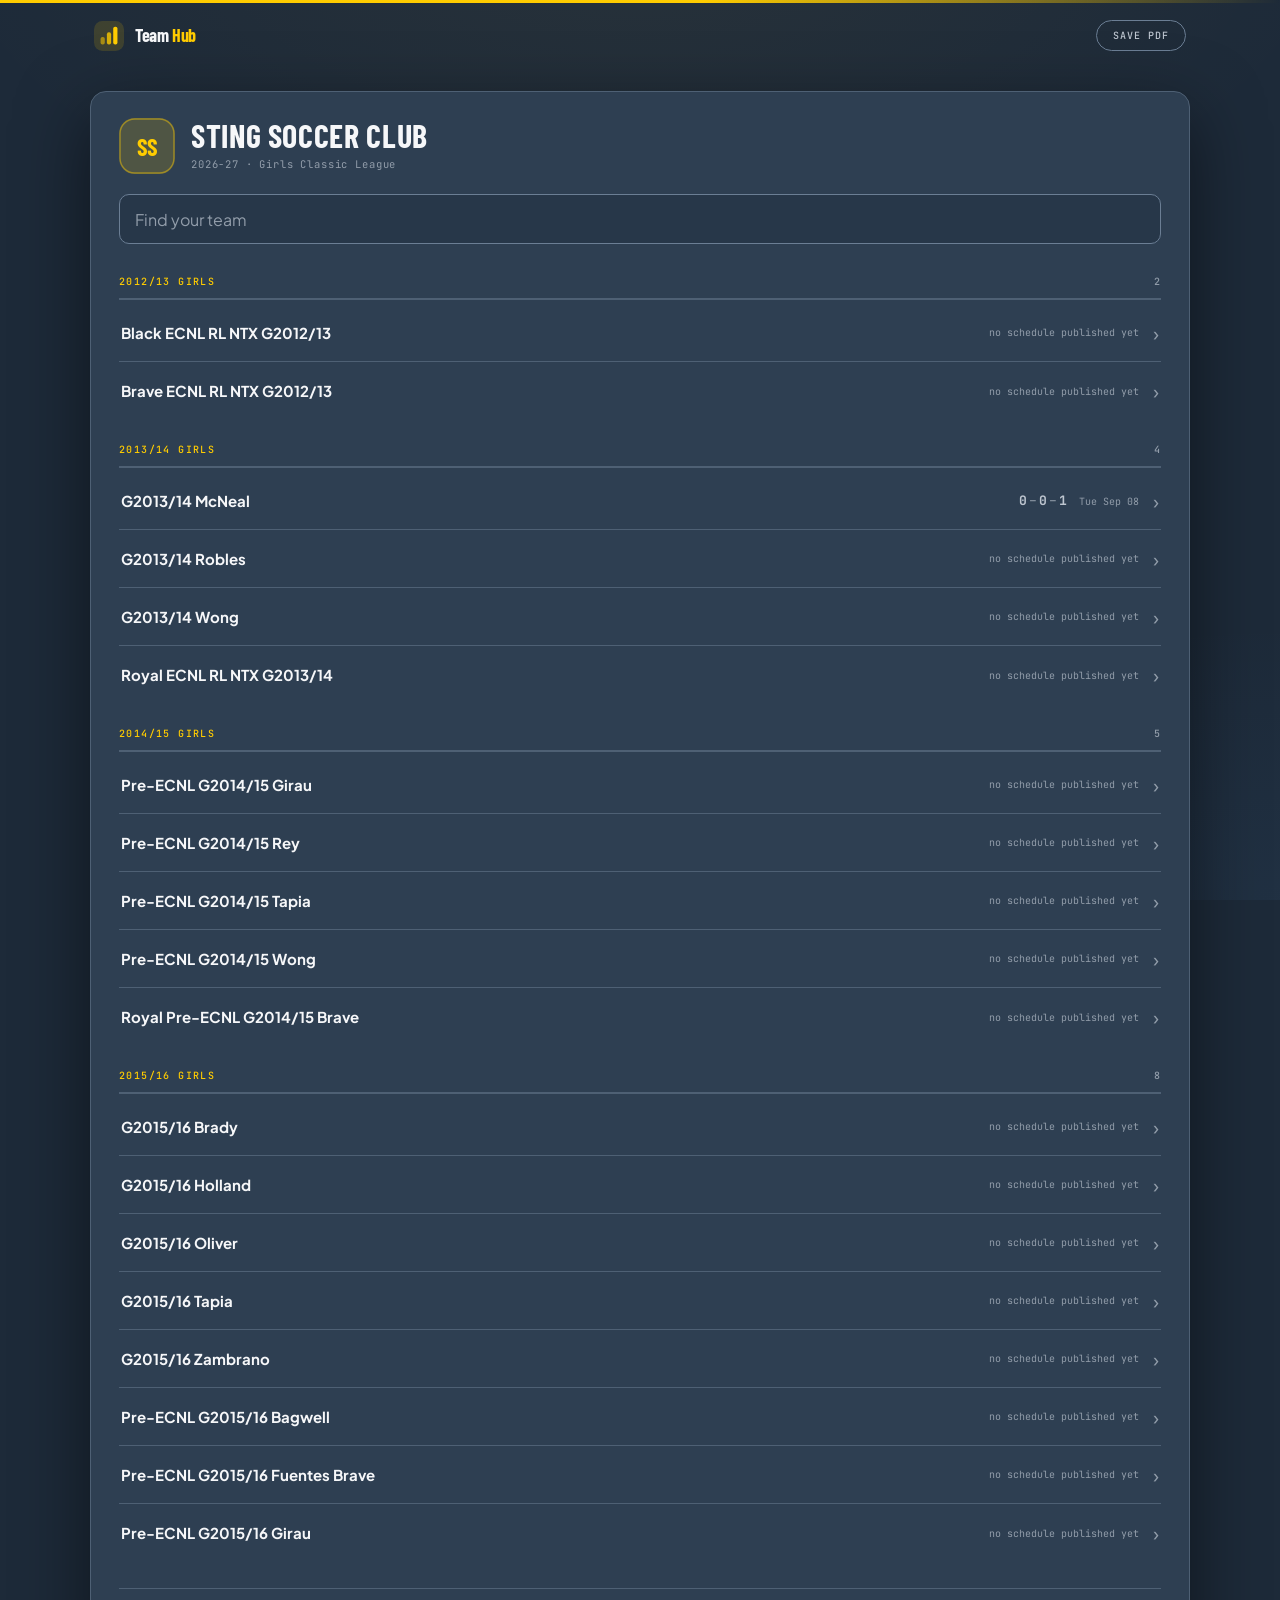
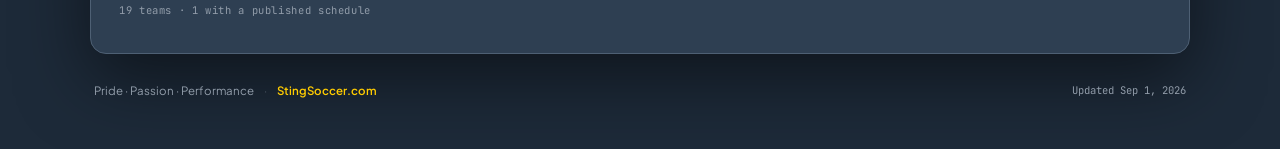
<file: index.html>
<!DOCTYPE html>
<html lang="en">
<head>
    <title data-id="th-modified">Team Hub</title>
    <meta charset="UTF-8">
    <link rel="icon" type="image/svg+xml" href="data:image/svg+xml,%3Csvg%20xmlns%3D%22http%3A//www.w3.org/2000/svg%22%20viewBox%3D%220%200%2032%2032%22%3E%3Crect%20width%3D%2232%22%20height%3D%2232%22%20rx%3D%224%22%20fill%3D%22%2300234b%22/%3E%3Ctext%20x%3D%2216%22%20y%3D%2223%22%20font-family%3D%22Arial%20Black%2Csans-serif%22%20font-size%3D%2222%22%20font-weight%3D%22900%22%20text-anchor%3D%22middle%22%20fill%3D%22%23ffcc00%22%3ES%3C/text%3E%3C/svg%3E">
    <link rel="shortcut icon" type="image/svg+xml" href="data:image/svg+xml,%3Csvg%20xmlns%3D%22http%3A//www.w3.org/2000/svg%22%20viewBox%3D%220%200%2032%2032%22%3E%3Crect%20width%3D%2232%22%20height%3D%2232%22%20rx%3D%224%22%20fill%3D%22%2300234b%22/%3E%3Ctext%20x%3D%2216%22%20y%3D%2223%22%20font-family%3D%22Arial%20Black%2Csans-serif%22%20font-size%3D%2222%22%20font-weight%3D%22900%22%20text-anchor%3D%22middle%22%20fill%3D%22%23ffcc00%22%3ES%3C/text%3E%3C/svg%3E">
    <meta name="viewport" content="width=device-width, initial-scale=1.0">
    <meta property="og:title" content="Team Hub" data-id="th-modified">
    <meta name="description" content="Team Hub — Field Maps · Standings · Season Story" data-id="th-modified">
    <link rel="preconnect" href="https://fonts.googleapis.com">
    <link rel="preconnect" href="https://fonts.gstatic.com" crossorigin>
    <link href="https://fonts.googleapis.com/css2?family=Barlow+Condensed:wght@500;600;700;800&family=Plus+Jakarta+Sans:wght@300;400;500;600;700;800&family=JetBrains+Mono:wght@400;500;700&display=swap" rel="stylesheet">
    <link rel="stylesheet" href="css/styles.css?v=20260909f">
</head>
<body>
    <a class="skip-link no-print" href="#main-content">Skip to content</a>

    <!-- chrome: product, team picker, print -->
    <div class="site-header no-print">
        <div class="site-brand" id="siteBrand"></div>
        <div class="site-header-right">
            <div id="team-switcher"></div>
            <button onclick="window.print()" class="pdf-btn">Save PDF</button>
        </div>
    </div>

    <!-- who this is and how the season is going, stated once -->
    <div class="team-bar" id="teamBar"></div>

    <div class="toolbar no-print">
        <div class="tab-nav" id="desktopTabNav"></div>
    </div>
    <main id="main-content" class="print-container main-card" tabindex="-1">
        <div class="loading-wrap" aria-busy="true" aria-label="Loading team data">
            <div class="skeleton sk-title"></div>
            <div class="skeleton sk-row" style="width:92%"></div>
            <div class="skeleton sk-row" style="width:74%"></div>
            <div class="skeleton sk-row" style="width:83%"></div>
            <div class="skeleton sk-row" style="width:61%"></div>
        </div>
    </main>

    <footer class="page-footer" id="pageFooter"></footer>

    <!-- Mobile bottom nav -->
    <nav class="bottom-nav no-print" id="bottomNav">
        <div class="bottom-nav-inner" id="bottomNavInner"></div>
    </nav>

    <script src="js/data.js?v=20260909f"></script>
    <script src="js/venue.js?v=20260909f"></script>
    <script src="js/story.js?v=20260909f"></script>
    <script src="js/club.js?v=20260909f"></script>
    <script src="js/app.js?v=20260909f"></script>
</body>
</html>
</file>
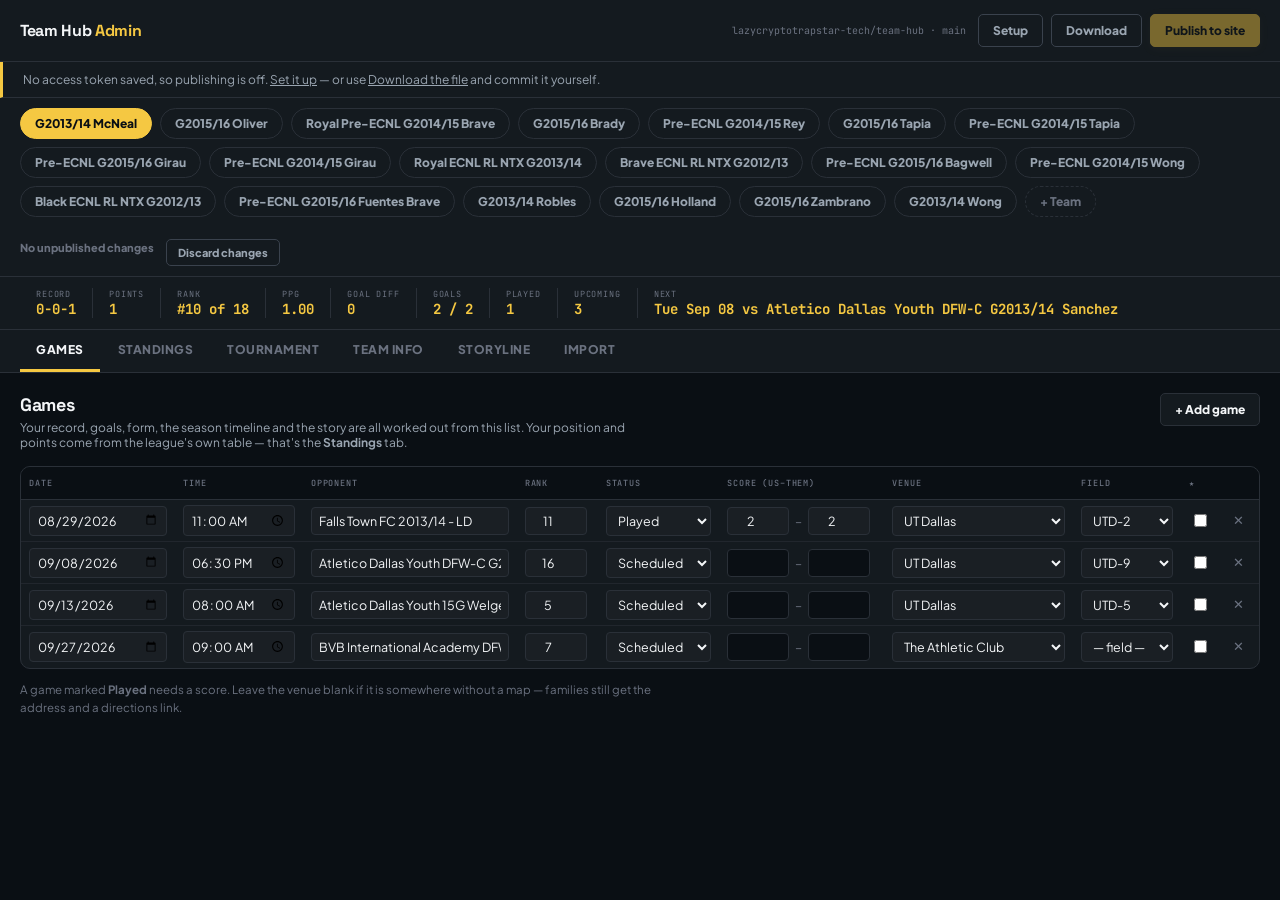
<file: admin.html>
<!DOCTYPE html>
<html lang="en">
<head>
    <title>Team Hub · Admin</title>
    <meta charset="UTF-8">
    <meta name="viewport" content="width=device-width, initial-scale=1.0">
    <meta name="robots" content="noindex, nofollow">
    <link rel="icon" type="image/svg+xml" href="data:image/svg+xml,%3Csvg%20xmlns%3D%22http%3A//www.w3.org/2000/svg%22%20viewBox%3D%220%200%2032%2032%22%3E%3Crect%20width%3D%2232%22%20height%3D%2232%22%20rx%3D%224%22%20fill%3D%22%23111827%22/%3E%3Ctext%20x%3D%2216%22%20y%3D%2223%22%20font-family%3D%22Arial%20Black%2Csans-serif%22%20font-size%3D%2222%22%20font-weight%3D%22900%22%20text-anchor%3D%22middle%22%20fill%3D%22%23ffcc00%22%3EA%3C/text%3E%3C/svg%3E">
    <link rel="preconnect" href="https://fonts.googleapis.com">
    <link rel="preconnect" href="https://fonts.gstatic.com" crossorigin>
    <link href="https://fonts.googleapis.com/css2?family=Space+Grotesk:wght@500;600;700&family=Plus+Jakarta+Sans:wght@300;400;500;600;700;800&family=JetBrains+Mono:wght@400;500;700&display=swap" rel="stylesheet">
    <link rel="stylesheet" href="css/admin.css">
</head>
<body>
    <header class="admin-header">
        <div class="brand">Team Hub <span>Admin</span></div>
        <div class="header-right">
            <span class="repo-label" id="repoLabel"></span>
            <button class="btn ghost" onclick="openSetup()">Setup</button>
            <button class="btn ghost" onclick="exportJSON()">Download</button>
            <button class="btn primary" id="publishBtn" onclick="publish()" disabled>Publish to site</button>
        </div>
    </header>

    <div class="token-banner" id="tokenBanner" style="display:none;"></div>
    <div class="status-bar" id="statusBar"></div>

    <div class="sub-header">
        <div class="team-picker" id="teamPicker"></div>
        <div class="draft-controls">
            <span class="draft-flag" id="draftFlag"></span>
            <button class="btn ghost small" onclick="discardDraft()">Discard changes</button>
        </div>
    </div>

    <div class="summary-strip" id="summaryStrip"></div>

    <nav class="panel-nav" id="panelNav"></nav>

    <main class="admin-main">
        <div class="problems" id="problems"></div>
        <div id="panelBody"></div>
    </main>

    <!-- Setup -->
    <div class="modal" id="setupModal">
        <div class="modal-card">
            <div class="modal-head">
                <h2>Publishing setup</h2>
                <button class="modal-x" onclick="closeSetup()">✕</button>
            </div>
            <p class="modal-intro">
                Publishing saves your changes straight into the site's repository, and the site rebuilds itself a minute later.
                To do that it needs a GitHub access token.
            </p>
            <ol class="setup-steps">
                <li>Open <a href="https://github.com/settings/personal-access-tokens/new" target="_blank" rel="noopener">GitHub's fine-grained token page</a>.</li>
                <li>Under <strong>Repository access</strong>, choose <strong>Only select repositories</strong> and pick <strong>team-hub</strong>.</li>
                <li>Under <strong>Permissions → Repository permissions</strong>, set <strong>Contents</strong> to <strong>Read and write</strong>. Leave everything else alone.</li>
                <li>Generate it, copy it, and paste it below.</li>
            </ol>
            <div class="field-grid">
                <label class="field"><span>Owner</span><input type="text" id="cfgOwner"></label>
                <label class="field"><span>Repository</span><input type="text" id="cfgRepo"></label>
                <label class="field"><span>Branch</span><input type="text" id="cfgBranch"></label>
                <label class="field"><span>Access token</span><input type="password" id="cfgToken" placeholder="github_pat_…"></label>
            </div>
            <div class="setup-result" id="setupResult"></div>
            <p class="modal-warn">
                The token is stored in this browser only, and is only ever sent to GitHub. Anyone who can use this browser
                can publish with it — keep it off shared machines, and use <strong>Forget token</strong> when you are done.
            </p>
            <div class="modal-actions">
                <button class="btn ghost" onclick="forgetToken()">Forget token</button>
                <span class="spacer"></span>
                <button class="btn ghost" onclick="closeSetup()">Close</button>
                <button class="btn primary" onclick="saveSetup()">Save &amp; check</button>
            </div>
        </div>
    </div>

    <script src="js/data.js"></script>
    <script src="js/venue.js"></script>
    <script src="js/story.js"></script>
    <script src="js/admin/publish.js"></script>
    <script src="js/admin/import.js"></script>
    <script src="js/admin/admin.js"></script>
</body>
</html>
</file>
<file: css/styles.css>
/* ============================================================
   TEAM HUB
   Built on the Simple Genius / Pinnacle Plus design system:
   near-black surfaces, one accent, Geist for type, Geist Mono
   for anything numeric. The accent is the team's own colour,
   set from data at runtime — so each team's hub is theirs.
============================================================ */

:root{
    /* surfaces */
    --bg:#0A0F14;
    --surface:#141A1F;
    --card:#1A1F24;
    --elevated:#20262E;
    --border:#2A3038;
    --border2:#3A424D;

    /* type */
    --text:#F4F6F8;
    --text2:#9AA5B1;
    --text3:#6B7280;

    /* semantics */
    --green:#3CDB7A;  --green-bg:rgba(60,219,122,.10);
    --amber:#F5C842;  --amber-bg:rgba(245,200,66,.10);
    --red:#F26D5E;    --red-bg:rgba(242,109,94,.10);
    --blue:#5EA8F2;   --blue-bg:rgba(94,168,242,.10);

    /* team identity — overwritten per team from data */
    --accent:var(--team-accent,#F5C842);
    --accent-soft:var(--team-accent-soft,rgba(245,200,66,.08));
    --accent-line:var(--team-accent-line,rgba(245,200,66,.38));
    --primary:#00234b;

    --shadow-sm:0 1px 3px rgba(0,0,0,.25);
    --shadow-md:0 4px 16px rgba(0,0,0,.35);
    --shadow-lg:0 24px 70px rgba(0,0,0,.5);
    --glow:0 0 34px var(--accent-soft);
    --accent-glow-bg:rgba(245,200,66,.05);

    --r-sm:6px; --r:10px; --r-lg:16px;
    /* College-pro type: a condensed athletic display face over a calm
       body face, mono reserved for data labels. */
    --display:'Barlow Condensed','Arial Narrow',system-ui,sans-serif;
    --font:'Plus Jakarta Sans',system-ui,-apple-system,sans-serif;
    --mono:'JetBrains Mono',ui-monospace,'SF Mono',Menlo,monospace;
    --ease:cubic-bezier(.16,1,.3,1);
}

h1,h2,h3,h4{font-family:var(--display);letter-spacing:.01em;}

/* The program stripe: every college site opens with the team's colour. */
body::before{
    content:'';position:fixed;top:0;left:0;right:0;height:3px;z-index:60;
    background:linear-gradient(90deg,var(--accent) 0%,var(--accent) 55%,transparent 100%);
}
::selection{background:var(--accent-soft);color:#fff;}
html{scroll-behavior:smooth;}

/* Signature eyebrow: accent dash + wide-tracked mono label */
.eyebrow{
    display:flex;align-items:center;gap:12px;
    font-family:var(--mono);font-size:10.5px;font-weight:500;letter-spacing:.14em;
    text-transform:uppercase;color:var(--accent);
}
.eyebrow::before{
    content:'';width:32px;height:2px;background:var(--accent);flex-shrink:0;
}

*,*::before,*::after{box-sizing:border-box;}

body{
    margin:0;
    background:var(--bg);
    color:var(--text);
    font-family:var(--font);
    font-size:15px;
    line-height:1.5;
    -webkit-font-smoothing:antialiased;
    display:flex;
    flex-direction:column;
    align-items:center;
    padding:0 20px 100px;
    min-height:100vh;
    /* ambient wash in the team's colour, the way the SG pages glow */
    background-image:
        radial-gradient(1000px 520px at 50% -10%, var(--accent-glow-bg), transparent 72%),
        radial-gradient(700px 400px at 100% 100%, rgba(94,168,242,.05), transparent 70%);
    background-attachment:fixed;
}


/* ===== SCROLLBARS ===== */
*{scrollbar-width:thin;scrollbar-color:var(--border2) transparent;}
::-webkit-scrollbar{width:8px;height:8px;}
::-webkit-scrollbar-track{background:transparent;}
::-webkit-scrollbar-thumb{background:var(--border2);border-radius:999px;border:2px solid var(--bg);}
::-webkit-scrollbar-thumb:hover{background:var(--accent);}
::-webkit-scrollbar-corner{background:transparent;}

/* ===== FOCUS ===== */
:focus{outline:none;}
:focus-visible{
    outline:2px solid var(--accent);
    outline-offset:2px;
    border-radius:4px;
}
.tab-btn:focus-visible,.bnav-btn:focus-visible{outline-offset:-4px;}
.map-field-group:focus-visible .vf-rect{stroke:var(--accent);stroke-width:3;}

/* Skip past the chrome straight to the content */
.skip-link{
    position:absolute;left:-9999px;top:8px;z-index:100;
    font-family:var(--mono);font-size:11px;letter-spacing:.08em;text-transform:uppercase;
    background:var(--accent);color:var(--bg);padding:10px 18px;border-radius:999px;text-decoration:none;
}
.skip-link:focus{left:20px;}

/* ===== LOADING ===== */
.loading-wrap{padding:28px;}
.skeleton{
    background:linear-gradient(90deg,var(--surface) 25%,var(--elevated) 50%,var(--surface) 75%);
    background-size:180% 100%;animation:shimmer 1.4s ease-in-out infinite;border-radius:6px;
}
@keyframes shimmer{0%{background-position:-180% 0;}100%{background-position:180% 0;}}
.sk-row{height:12px;margin-bottom:12px;}
.sk-title{height:26px;width:48%;margin-bottom:20px;}
@media(prefers-reduced-motion:reduce){.skeleton{animation:none;}}

/* ===== HEADER ===== */
.site-header{
    width:100%;max-width:1100px;
    display:flex;align-items:center;justify-content:space-between;gap:16px;flex-wrap:wrap;
    padding:20px 4px 16px;
}
.site-header-right{display:flex;align-items:center;gap:12px;flex-wrap:nowrap;min-width:0;}
.site-logo{
    font-family:var(--display);font-weight:700;font-size:19px;letter-spacing:-.02em;color:var(--text);
}
.site-logo span{color:var(--accent);margin:0 3px;font-weight:500;}
.pdf-btn{
    font-family:var(--mono);font-size:10px;font-weight:500;letter-spacing:.1em;text-transform:uppercase;
    color:var(--text2);background:transparent;border:1px solid var(--border2);
    border-radius:999px;padding:8px 16px;cursor:pointer;
    transition:color .13s,border-color .13s,background .13s;
}
.pdf-btn:hover{color:var(--accent);border-color:var(--accent-line);background:var(--accent-soft);}

/* ===== TEAM SWITCHER ===== */
.team-switcher-btn{
    font-family:var(--font);font-size:12.5px;font-weight:700;letter-spacing:.2px;
    color:var(--text2);background:var(--surface);border:1px solid var(--border);
    border-radius:999px;padding:9px 18px;cursor:pointer;transition:all .13s;
}
.team-switcher-btn:hover{color:var(--accent);border-color:var(--accent-line);background:var(--accent-soft);}
.team-switcher-btn.active{
    color:var(--bg);background:var(--accent);border-color:var(--accent);font-weight:800;
    box-shadow:0 2px 14px var(--accent-soft);
    --crest-ink:var(--bg);
}


/* ===== IDENTITY ===== */
.site-brand{display:flex;align-items:center;gap:11px;}
.site-brand .mark{display:block;flex-shrink:0;}
.site-wordmark{
    font-family:var(--display);font-weight:700;font-size:18px;letter-spacing:-.02em;color:var(--text);
}
.site-wordmark span{color:var(--accent);}

.header-identity{display:flex;align-items:flex-start;gap:16px;min-width:0;}
.crest{display:block;flex-shrink:0;margin-top:2px;}
.header-id-text{min-width:0;}
.header-meta-row{display:flex;align-items:center;gap:14px;flex-wrap:wrap;margin-top:12px;}

/* Last-five pips — the row of stars, replaced by something true */
.form-pips{display:flex;align-items:center;gap:4px;}
.form-pip{width:16px;height:5px;border-radius:3px;background:var(--border2);}
.form-pip.pip-W{background:var(--green);}
.form-pip.pip-L{background:var(--red);}
.form-pip.pip-D{background:var(--amber);}
.form-pips-label{
    font-family:var(--mono);font-size:8.5px;font-weight:500;letter-spacing:.1em;
    text-transform:uppercase;color:var(--text3);margin-left:4px;
}
.header-record-label{
    font-family:var(--mono);font-size:8.5px;font-weight:500;letter-spacing:.14em;
    text-transform:uppercase;color:var(--text3);margin-top:5px;
}
.header-record span{color:var(--text3);margin:0 5px;font-weight:400;}

/* Team switcher carries each team's crest */
#team-switcher{min-width:0;}
.switcher-pills{display:flex;flex-wrap:wrap;gap:8px;justify-content:flex-end;}
.switcher-select{display:flex;align-items:center;gap:11px;}
.switcher-select select{
    font-family:var(--font);font-size:13px;font-weight:700;color:var(--text);
    background:var(--surface);border:1px solid var(--border);border-radius:var(--r);
    padding:10px 14px;min-width:260px;max-width:100%;cursor:pointer;
    transition:border-color .13s;
}
.switcher-select select:hover{border-color:var(--border2);}
.switcher-select select:focus-visible{border-color:var(--accent);}
.switcher-select option,.switcher-select optgroup{background:var(--card);color:var(--text);}
.switcher-count{
    font-family:var(--mono);font-size:10px;letter-spacing:.1em;text-transform:uppercase;color:var(--text3);
}
.team-switcher-btn{display:inline-flex;align-items:center;gap:9px;}
.team-switcher-btn .crest{margin-top:0;}

/* ===== SEASON PULSE ===== */
.season-pulse{
    width:100%;max-width:1100px;
    display:flex;flex-wrap:wrap;gap:1px;
    background:var(--border);border:1px solid var(--border);
    border-radius:var(--r);overflow:hidden;margin:16px 0 0;
}
.pulse-item{
    background:var(--surface);padding:12px 18px;
    display:flex;align-items:center;gap:7px;min-width:0;
}
.pulse-icon{font-size:12px;opacity:.65;flex-shrink:0;}
.pulse-label{
    font-family:var(--mono);font-size:9px;font-weight:500;letter-spacing:.12em;text-transform:uppercase;color:var(--text3);flex-shrink:0;
}
.pulse-val{
    font-family:var(--mono);font-size:13px;font-weight:700;color:var(--accent);letter-spacing:-.3px;
    white-space:nowrap;overflow:hidden;text-overflow:ellipsis;
}
.pulse-val.white{color:var(--text);}
.pulse-val.silver{color:var(--text2);font-size:12px;}


/* ===== TEAM BAR =====
   Identity and season status, stated once for the whole page. */
.team-bar{
    width:100%;max-width:1100px;
    display:flex;align-items:center;justify-content:space-between;gap:26px;flex-wrap:wrap;
    background:var(--surface);border:1px solid var(--border);border-top:3px solid var(--accent);
    border-radius:var(--r-lg);
    padding:20px 24px;
    position:relative;overflow:hidden;
}
/* the program hero carries a faint diagonal weave, like a jersey */
.team-bar::before{
    content:'';position:absolute;inset:0;pointer-events:none;
    background:repeating-linear-gradient(-55deg,transparent,transparent 22px,rgba(255,255,255,.014) 22px,rgba(255,255,255,.014) 44px);
}
.tb-identity{display:flex;align-items:center;gap:15px;min-width:0;position:relative;}
.tb-identity .crest{flex-shrink:0;margin-top:0;}
.tb-name{
    font-family:var(--display);font-size:30px;font-weight:700;letter-spacing:.02em;
    text-transform:uppercase;line-height:1.05;color:var(--text);margin:0;
}
.tb-sub{font-family:var(--mono);font-size:10.5px;letter-spacing:.06em;color:var(--text3);margin-top:5px;}
.tb-sub span{opacity:.5;margin:0 4px;}
.tb-stats{display:flex;align-items:center;gap:0;flex-wrap:wrap;position:relative;}
.tb-stat{padding:0 22px;border-left:1px solid var(--border);}
.tb-stat:first-child{border-left:none;padding-left:0;}
.tb-stat:last-child{padding-right:0;}
.tb-k{
    display:block;font-family:var(--mono);font-size:8.5px;font-weight:500;letter-spacing:.11em;
    text-transform:uppercase;color:var(--text3);white-space:nowrap;
}
.tb-v{
    display:block;font-family:var(--display);font-size:26px;font-weight:700;letter-spacing:.01em;
    color:var(--text);margin-top:3px;line-height:1;
}
.tb-v i{color:var(--text3);font-style:normal;margin:0 3px;font-weight:400;}
.tb-v em{font-style:normal;font-size:11px;color:var(--text3);margin-left:5px;}
.tb-form .form-pips{margin-top:9px;}

/* ===== NEXT UP =====
   The next game and its map are one block. They used to be two, saying
   the same thing twice. */
.next-up{
    background:var(--surface);border:1px solid var(--border);border-left:3px solid var(--accent);
    border-radius:var(--r);padding:20px 22px;margin-bottom:26px;
}
.next-up-head{display:flex;align-items:center;gap:14px;flex-wrap:wrap;margin-bottom:11px;}
.next-up-flag{
    font-family:var(--mono);font-size:9px;font-weight:700;letter-spacing:.14em;text-transform:uppercase;
    color:var(--bg);background:var(--accent);border-radius:999px;padding:4px 11px;
}
.next-up-when{font-family:var(--mono);font-size:13px;font-weight:700;color:var(--text);}
.next-up-when i{color:var(--text3);font-style:normal;margin:0 5px;}
.next-up-opp{
    font-family:var(--display);font-size:30px;font-weight:700;letter-spacing:.015em;
    text-transform:uppercase;line-height:1.1;color:var(--text);
    display:flex;align-items:baseline;gap:10px;flex-wrap:wrap;
}
.next-up-ha{font-size:.62em;color:var(--accent);font-weight:600;}
.next-up-rank{
    font-family:var(--mono);font-size:12px;font-weight:500;color:var(--text3);
    background:var(--elevated);border-radius:5px;padding:3px 8px;
}
.next-up-where{font-family:var(--mono);font-size:12px;color:var(--text2);margin-top:8px;}
.next-up .venue-map-section{margin-top:20px;}
.next-up .venue-map-frame{max-width:430px;}

/* ===== FIXTURE LIST ===== */
.fixture-list{display:flex;flex-direction:column;}
.fixture{
    display:flex;align-items:center;gap:16px;
    padding:12px 4px;border-bottom:1px solid var(--border);
}
.fixture:last-child{border-bottom:none;}
.fixture:hover{background:var(--surface);}
.fx-date{
    font-family:var(--mono);font-size:11px;color:var(--text3);
    width:92px;flex-shrink:0;white-space:nowrap;
}
/* fixed slot for the league chip so rows column-align */
.fx-comp{width:44px;flex-shrink:0;display:flex;}
.fx-opp{flex:1;min-width:0;font-size:13.5px;font-weight:600;color:var(--text2);}
.fx-opp i{font-family:var(--mono);font-style:normal;font-size:10.5px;color:var(--text3);margin-right:5px;}
.fx-meta{font-family:var(--mono);font-size:11px;color:var(--text3);text-align:right;}
.fx-score{font-family:var(--mono);font-size:13px;font-weight:700;color:var(--text);white-space:nowrap;}
.fixture.fx-featured .fx-opp{color:var(--text);font-weight:700;}
.fixture.fx-featured{box-shadow:inset 2px 0 0 var(--accent);}
/* breathing room when one fixture section follows another */
.fixture-list + .section-title{margin-top:30px;}

/* ===== EMPTY STATE ===== */
.empty-state{
    display:flex;flex-direction:column;gap:6px;align-items:center;text-align:center;
    background:var(--surface);border:1px dashed var(--border);border-radius:var(--r);
    padding:44px 24px;color:var(--text3);font-size:13px;
}
.empty-state strong{color:var(--text2);font-size:15px;font-weight:700;}

/* ===== PAGE FOOTER ===== */
.page-footer{
    width:100%;max-width:1100px;
    display:flex;align-items:center;gap:10px;flex-wrap:wrap;
    padding:22px 4px 10px;margin-top:6px;
    font-size:11.5px;color:var(--text3);
}
.pf-dot{opacity:.4;}
.pf-site{color:var(--accent);text-decoration:none;font-weight:600;}
.pf-site:hover{text-decoration:underline;}
.pf-updated{margin-left:auto;font-family:var(--mono);font-size:10.5px;}

/* ===== TABS ===== */
.toolbar{
    width:100%;max-width:1100px;margin-top:22px;
    border-bottom:1px solid var(--border);
}
.tab-nav{display:flex;gap:4px;overflow-x:auto;scrollbar-width:none;}
.tab-nav::-webkit-scrollbar{display:none;}
.tab-btn{
    font-family:var(--display);font-size:16px;font-weight:600;letter-spacing:.07em;
    text-transform:uppercase;
    color:var(--text3);background:none;border:none;border-bottom:3px solid transparent;
    padding:12px 16px;cursor:pointer;white-space:nowrap;transition:color .13s;
    margin-bottom:-1px;
}
.tab-btn:hover{color:var(--text2);}
.tab-btn.tab-active{color:var(--text);border-bottom-color:var(--accent);}

/* ===== MAIN CARD ===== */
.main-card{
    width:100%;max-width:1100px;
    background:var(--card);
    border:1px solid var(--border);
    border-radius:var(--r-lg);
    margin-top:24px;
    /* clip, not hidden: `hidden` would make this a scroll container,
       which silently kills position:sticky on anything inside it. */
    overflow:clip;
    box-shadow:var(--shadow-lg);
    opacity:1;transition:opacity .12s var(--ease);
}
.main-card.switching{opacity:0;}
.main-card > *{animation:viewIn .22s var(--ease) both;}
@keyframes viewIn{from{opacity:0;transform:translateY(6px);}to{opacity:1;transform:none;}}
@media(prefers-reduced-motion:reduce){
    .main-card > *{animation:none;}
    .progress-fill,.momentum-fill{transition:none;}
    html{scroll-behavior:auto;}
}

/* ===== CARD HEADER / FOOTER ===== */
.card-header{
    display:flex;align-items:flex-start;justify-content:space-between;gap:24px;
    padding:26px 28px 22px;
    border-bottom:1px solid var(--border);
    background:linear-gradient(180deg,var(--surface),transparent);
    position:relative;
}
.card-header::after{
    content:'';position:absolute;left:0;right:0;bottom:-1px;height:1px;
    background:linear-gradient(90deg,var(--accent),transparent 55%);
}

.header-team-name{
    font-family:var(--display);font-size:29px;font-weight:700;letter-spacing:-.03em;
    line-height:1.1;color:var(--text);
}
.header-subtitle{
    font-family:var(--mono);font-size:10.5px;font-weight:500;letter-spacing:.14em;text-transform:uppercase;
    color:var(--accent);margin-top:9px;
}
.header-badge{
    display:inline-block;
    font-family:var(--mono);font-size:9.5px;font-weight:500;letter-spacing:.1em;text-transform:uppercase;
    color:var(--text2);background:var(--elevated);border:1px solid var(--border2);
    border-radius:999px;padding:4px 11px;
}
.header-right{text-align:right;flex-shrink:0;}
.header-division-label{
    font-family:var(--mono);font-size:9px;font-weight:500;letter-spacing:.1em;text-transform:uppercase;color:var(--text3);
}
.header-division{font-size:12.5px;font-weight:700;color:var(--text2);margin-top:3px;}
.header-record{
    font-family:var(--mono);font-size:24px;font-weight:700;letter-spacing:-.5px;color:var(--accent);margin-top:8px;
}
.card-footer{
    display:flex;align-items:center;justify-content:space-between;gap:20px;flex-wrap:wrap;
    padding:16px 28px;border-top:1px solid var(--border);background:var(--surface);
}
.footer-verify{font-family:var(--mono);font-size:9px;font-weight:500;letter-spacing:.1em;text-transform:uppercase;color:var(--text3);}
.footer-date{font-family:var(--mono);font-size:11px;color:var(--text2);margin-top:2px;}
.footer-motto{font-size:11px;color:var(--text2);text-align:right;}
.footer-website{font-size:11px;font-weight:700;color:var(--accent);text-align:right;margin-top:2px;}

/* ===== CONTENT ===== */
.content-area{padding:26px 28px 30px;}
.section-title{
    display:flex;align-items:center;justify-content:space-between;gap:12px;
    font-family:var(--mono);font-size:10.5px;font-weight:500;letter-spacing:.14em;text-transform:uppercase;
    color:var(--accent);padding-bottom:11px;margin-bottom:17px;border-bottom:2px solid var(--border);
}
.section-title::before{
    content:'';width:32px;height:2px;background:var(--accent);flex-shrink:0;margin-right:-2px;
}
.section-title span{
    font-family:var(--mono);color:var(--text3);font-size:11px;letter-spacing:.08em;margin-left:auto;
}

/* ===== SUBNAV ===== */
.stats-subnav{display:flex;gap:6px;padding:16px 28px 0;flex-wrap:wrap;}
.stats-subnav-btn{
    font-family:var(--font);font-size:11.5px;font-weight:700;
    color:var(--text3);background:var(--surface);border:1px solid var(--border);
    border-radius:999px;padding:7px 15px;cursor:pointer;transition:all .13s;
}
.stats-subnav-btn:hover{color:var(--accent);border-color:var(--accent-line);background:var(--accent-soft);}
.stats-subnav-btn.active{color:var(--bg);background:var(--accent);border-color:var(--accent);font-weight:800;box-shadow:0 2px 10px var(--accent-soft);}

/* ===== STANDINGS TABLE ===== */
.st-card{background:var(--surface);border:1px solid var(--border);border-radius:var(--r);overflow:hidden;}
.st-card-header{
    display:flex;align-items:center;justify-content:space-between;gap:12px;flex-wrap:wrap;
    padding:15px 18px;border-bottom:1px solid var(--border);
}
.st-card-title{font-size:14px;font-weight:800;letter-spacing:-.2px;color:var(--text);}
.st-card-sub{font-size:11px;color:var(--text3);}
.st-scroll{overflow-x:auto;}
.st-table{width:100%;border-collapse:collapse;font-size:13px;table-layout:fixed;}
/* table-layout:fixed (above) needs the numeric columns sized, or the ten
   columns split evenly and the club name loses most of its room. Sizing
   them here also means a long club name can never widen the table past
   the card — it truncates instead. It overflowed by 8px at 320px. */
.st-table th{
    background:var(--bg);text-align:center;width:34px;
    font-size:9px;font-weight:700;letter-spacing:1px;text-transform:uppercase;color:var(--text2);
    padding:11px 8px;border-bottom:2px solid var(--accent-line);white-space:nowrap;
}
.st-th-rank,.st-table th.st-th-rank{width:44px;}
.st-table th[title="Points"]{width:40px;}
/* the club column takes whatever the numbers leave */
.st-table th.st-th-name{text-align:left;padding-left:14px;width:auto;}
.st-table td{padding:11px 8px;border-bottom:1px solid rgba(42,48,56,.55);text-align:center;}
.st-table tr:last-child td{border-bottom:none;}
.st-table tbody tr{transition:background .13s;}
.st-table tbody tr:hover{background:var(--elevated);}
.st-rank{font-family:var(--mono);font-size:12px;color:var(--text3);font-weight:700;}
.st-table td.st-name{text-align:left;padding-left:14px;font-weight:600;color:var(--text2);}
.st-num{font-family:var(--mono);font-size:12.5px;color:var(--text2);}
.st-w{color:var(--green);}
.st-d{color:var(--amber);}
.st-l{color:var(--red);}
/* zeroes carry no information — keep them quiet so real results pop */
.st-table td.st-zero{color:var(--text3);opacity:.55;}
.st-pts{font-family:var(--mono);font-size:14px;font-weight:700;color:var(--text);}
.gd-pos{color:var(--green);}
.gd-neg{color:var(--red);}
.st-table tr.current-team{background:var(--elevated);}
.st-table tr.current-team:hover{background:var(--elevated);}
.st-table tr.current-team td{border-bottom-color:var(--accent-line);}
.st-table tr.current-team .st-rank{color:var(--accent);}
.st-table tr.current-team .st-pts{color:var(--accent);}
.st-table td.st-name-us{color:var(--text);font-weight:800;box-shadow:inset 3px 0 0 var(--accent);}

/* ===== STATS ===== */
.stats-grid{display:grid;grid-template-columns:1fr 2fr;gap:26px;}
.record-grid{display:grid;grid-template-columns:repeat(3,1fr);gap:10px;}
.record-card{
    background:var(--surface);border:1px solid var(--border);border-radius:var(--r);
    padding:14px 12px;text-align:center;position:relative;overflow:hidden;
}
.record-card::before{content:'';position:absolute;inset:0 auto 0 0;width:3px;}
.record-card.wins::before{background:var(--green);}
.record-card.losses::before{background:var(--red);}
.record-card.draws::before{background:var(--amber);}
.record-label{
    font-family:var(--mono);font-size:8.5px;font-weight:500;letter-spacing:.1em;text-transform:uppercase;color:var(--text3);
}
.record-num{font-family:var(--display);font-size:34px;font-weight:700;letter-spacing:.01em;line-height:1;margin-top:4px;}
.record-num.wins{color:var(--green);}
.record-num.losses{color:var(--red);}
.record-num.draws{color:var(--amber);}

.rank-strip{
    display:flex;align-items:center;justify-content:space-between;gap:16px;
    background:var(--surface);border:1px solid var(--border);border-radius:var(--r);
    padding:14px 16px;margin-bottom:10px;
}
.rank-label{font-family:var(--mono);font-size:9px;font-weight:500;letter-spacing:.1em;text-transform:uppercase;color:var(--text3);}
.rank-num{font-family:var(--display);font-size:30px;font-weight:700;letter-spacing:.01em;line-height:1;color:var(--text);margin-top:2px;}
.rank-sub{font-size:11px;color:var(--text3);font-weight:400;}
.stat-item{
    display:flex;align-items:center;justify-content:space-between;
    padding:10px 16px;background:var(--surface);border:1px solid var(--border);
    border-radius:var(--r-sm);margin-top:8px;
}
.stat-label{font-family:var(--mono);font-size:9.5px;font-weight:500;letter-spacing:.1em;text-transform:uppercase;color:var(--text3);}
.stat-val{font-family:var(--mono);font-size:14px;font-weight:700;color:var(--text);}
.stat-val.gold{color:var(--accent);}

.progress-wrap{margin-bottom:4px;}
.progress-header{
    display:flex;align-items:center;justify-content:space-between;
    font-size:11.5px;font-weight:600;color:var(--text2);margin-bottom:7px;
}
.progress-header strong{font-family:var(--mono);font-size:13px!important;}
.progress-track{height:8px;background:var(--bg);border-radius:999px;overflow:hidden;}
.progress-fill{height:100%;border-radius:999px;transition:width .7s var(--ease);}

/* ===== MATCH TABLE ===== */
.match-table-wrap{
    background:var(--surface);border:1px solid var(--border);border-radius:var(--r);overflow:hidden;
}
.match-table{width:100%;border-collapse:collapse;font-size:12.5px;}
.match-table th{
    background:var(--bg);text-align:left;
    font-size:9px;font-weight:700;letter-spacing:1px;text-transform:uppercase;color:var(--text3);
    padding:10px 12px;border-bottom:1px solid var(--border);
}
.match-table td{padding:10px 12px;border-bottom:1px solid rgba(42,48,56,.55);color:var(--text2);}
.match-table tr:last-child td{border-bottom:none;}
.match-table tbody tr{transition:background .13s;}
.match-table tbody tr:hover{background:var(--elevated);}
.match-table .center{text-align:center;}
.date-cell{font-family:var(--mono);font-size:11.5px;color:var(--text3);white-space:nowrap;}
.opp-rank{
    font-family:var(--mono);font-size:10px;color:var(--text3);
    background:var(--elevated);border-radius:4px;padding:2px 5px;margin-right:7px;
}
.score-cell{font-family:var(--mono);font-size:13px;font-weight:700;color:var(--text);white-space:nowrap;}
.highlight-row{background:var(--accent-soft);}
.highlight-row:hover{background:var(--accent-soft)!important;}

.res-badge{
    display:inline-flex;align-items:center;justify-content:center;
    width:21px;height:21px;border-radius:50%;
    font-family:var(--mono);font-size:10.5px;font-weight:700;
}
.res-W{background:var(--green-bg);color:var(--green);}
.res-L{background:var(--red-bg);color:var(--red);}
.res-D{background:var(--amber-bg);color:var(--amber);}

/* ===== NEXT MATCH ===== */
.next-match-card{
    background:var(--surface);border:1px solid var(--border);border-left:3px solid var(--accent);
    border-radius:var(--r);padding:18px 20px;
}
.nm-top-row,.nm-last-row{min-width:0;}
.next-match-eyebrow{
    font-family:var(--mono);font-size:9px;font-weight:500;letter-spacing:.12em;text-transform:uppercase;color:var(--accent);
}
.next-match-opp{font-size:17px;font-weight:800;letter-spacing:-.4px;color:var(--text);margin-top:6px;}
.next-match-meta{font-family:var(--mono);font-size:12px;color:var(--text2);margin-top:4px;}
.opp-stats-label{font-family:var(--mono);font-size:9px;font-weight:500;letter-spacing:.1em;text-transform:uppercase;color:var(--text3);}
.opp-stats-rank{font-family:var(--mono);font-size:20px;font-weight:700;color:var(--text);}

/* ===== STORY ===== */
.story-grid{display:grid;grid-template-columns:1.6fr 1fr;gap:30px;}
.story-left-col,.story-right-col{min-width:0;}
.story-section-title{
    font-family:var(--mono);font-size:10px;font-weight:500;letter-spacing:.14em;text-transform:uppercase;
    color:var(--text3);padding-bottom:11px;margin-bottom:15px;border-bottom:2px solid var(--border);
}
.story-timeline{display:flex;flex-wrap:wrap;gap:5px;margin-bottom:12px;}
.tl-dot{width:15px;height:15px;border-radius:4px;flex-shrink:0;transition:transform .15s var(--ease);}
.tl-dot:hover{transform:scale(1.25);}
.tl-dot.W{background:var(--green);}
.tl-dot.L{background:var(--red);}
.tl-dot.D{background:var(--amber);}
.tl-dot.future{border:1.5px dashed var(--border2);background:transparent;}
.tl-legend{display:flex;flex-wrap:wrap;gap:14px;font-size:10px;color:var(--text3);margin-bottom:22px;}
.tl-legend span{display:inline-flex;align-items:center;gap:5px;}
.tl-dot-pip{width:8px;height:8px;border-radius:2px;display:inline-block;}

.momentum-wrap{
    background:var(--surface);border:1px solid var(--border);border-radius:var(--r);
    padding:16px 18px;margin-bottom:26px;
}
.momentum-header{display:flex;align-items:center;justify-content:space-between;gap:12px;margin-bottom:11px;}
.momentum-title{font-family:var(--mono);font-size:9.5px;font-weight:500;letter-spacing:.1em;text-transform:uppercase;color:var(--text3);}
.momentum-label-val{font-size:12px;font-weight:800;letter-spacing:.3px;}
.momentum-track{height:10px;background:var(--bg);border-radius:999px;overflow:hidden;}
.momentum-fill{height:100%;border-radius:999px;transition:width .9s var(--ease);}
.momentum-sublabel{font-size:10.5px;color:var(--text3);margin-top:9px;}

.story-narrative{
    font-size:15px;font-weight:300;line-height:1.8;color:var(--text2);margin:0;
    padding-left:16px;border-left:2px solid var(--border);
}
.story-narrative:first-of-type{border-left-color:var(--accent);color:var(--text);}
.story-byline{
    font-size:10px;font-weight:700;letter-spacing:1px;text-transform:uppercase;
    color:var(--text3);margin-top:18px;
}

.story-stat-cards{display:grid;grid-template-columns:1fr 1fr;gap:10px;}
.story-stat-card{
    background:var(--surface);border:1px solid var(--border);border-radius:var(--r);
    padding:14px;text-align:center;
}
.story-stat-card.gold{border-color:var(--accent-line);background:var(--elevated);}
.story-stat-card-val{font-family:var(--display);font-size:30px;font-weight:700;letter-spacing:.01em;line-height:1;color:var(--text);}
.story-stat-card.gold .story-stat-card-val{color:var(--accent);}
.story-stat-card-lbl{font-family:var(--mono);font-size:8.5px;font-weight:500;letter-spacing:.1em;text-transform:uppercase;color:var(--text3);margin-top:4px;}

.story-path-card{
    display:flex;align-items:center;justify-content:space-between;gap:14px;
    background:var(--surface);border:1px solid var(--border);border-radius:var(--r);
    padding:14px 16px;margin-bottom:9px;
}
.story-path-card.pts-card{border-left:3px solid var(--text3);}
.story-path-card.avail-card{border-left:3px solid var(--amber);}
.story-path-card.max-card{border-left:3px solid var(--green);}
.story-path-label{font-family:var(--mono);font-size:9px;font-weight:500;letter-spacing:.1em;text-transform:uppercase;color:var(--text3);}
.story-path-sub{font-size:10.5px;color:var(--text3);margin-top:3px;}
.story-path-val{font-family:var(--display);font-size:30px;font-weight:700;letter-spacing:.01em;line-height:1;color:var(--text);}

.cross-tab-nudge{
    display:flex;gap:9px;flex-wrap:wrap;
    padding:16px 28px;border-top:1px solid var(--border);background:var(--surface);
}
.cross-nudge-btn{
    font-size:11.5px;font-weight:700;color:var(--text2);
    background:var(--elevated);border:1px solid var(--border2);border-radius:999px;
    padding:8px 16px;cursor:pointer;text-decoration:none;transition:all .13s;
}
.cross-nudge-btn:hover{color:var(--accent);border-color:var(--accent-line);background:var(--accent-soft);}

/* ===== SCHEDULE ===== */
.sched-cards{display:flex;flex-direction:column;gap:11px;}
.sched-card{
    display:flex;align-items:center;gap:20px;
    background:var(--surface);border:1px solid var(--border);border-radius:var(--r);
    padding:15px 18px;transition:border-color .13s;
}
.sched-card:hover{border-color:var(--accent-line);}
.sched-card-next{
    border-left:3px solid var(--accent);background:var(--elevated);
}
.sched-card-main{flex:1;min-width:0;}
.sched-card-date-block{
    flex-shrink:0;width:74px;padding-right:18px;border-right:1px solid var(--border);
}
.sched-card-day{
    font-family:var(--mono);font-size:9.5px;font-weight:500;letter-spacing:.12em;
    text-transform:uppercase;color:var(--text3);
}
.sched-card-dt{font-family:var(--mono);font-size:15px;font-weight:700;letter-spacing:-.02em;color:var(--text);margin-top:2px;}
.sched-next-pill{
    flex-shrink:0;font-family:var(--mono);font-size:9px;font-weight:700;letter-spacing:.1em;
    text-transform:uppercase;color:var(--bg);background:var(--accent);
    border-radius:999px;padding:5px 12px;
}
.sched-card-opp{display:flex;align-items:center;gap:9px;flex-wrap:wrap;}
.sched-card-rank{
    font-family:var(--mono);font-size:10.5px;color:var(--text3);
    background:var(--elevated);border-radius:4px;padding:2px 6px;
}
.sched-card-opp-name{font-size:15px;font-weight:700;letter-spacing:-.2px;color:var(--text);}
.sched-card-meta{display:flex;flex-wrap:wrap;gap:16px;margin-top:7px;}
.sched-meta-item{
    display:flex;align-items:center;gap:6px;
    font-family:var(--mono);font-size:11.5px;color:var(--text2);
}
.sched-meta-item span{opacity:.6;}

/* ===== TOURNAMENT ===== */
.tourn-section{margin-bottom:8px;}
.tourn-section-header{
    display:flex;align-items:flex-start;justify-content:space-between;gap:16px;flex-wrap:wrap;
    padding-bottom:16px;margin-bottom:18px;border-bottom:1px solid var(--border);
}
.tourn-section-title{font-size:18px;font-weight:800;letter-spacing:-.4px;color:var(--text);}
.tourn-section-meta{font-size:12px;color:var(--text2);margin-top:5px;}
.tourn-format-badge{
    max-width:340px;font-family:var(--mono);font-size:10px;font-weight:500;line-height:1.6;
    color:var(--text3);background:var(--surface);border:1px solid var(--border);
    border-radius:var(--r-sm);padding:8px 13px;
}
.tourn-sub-label{
    font-family:var(--mono);font-size:10px;font-weight:500;letter-spacing:.14em;text-transform:uppercase;
    color:var(--text3);margin-bottom:12px;
}
.tc-group{display:grid;grid-template-columns:repeat(auto-fill,minmax(280px,1fr));gap:11px;}
.tc-card{
    background:var(--surface);border:1px solid var(--border);border-radius:var(--r);padding:14px 16px;
    transition:border-color .13s;
}
.tc-card:hover{border-color:var(--accent-line);}
.tc-card-ours{border-left:3px solid var(--accent);background:var(--elevated);}
.tc-card-top{display:flex;align-items:flex-start;justify-content:space-between;gap:12px;margin-bottom:11px;}
.tc-date-block{display:flex;align-items:baseline;gap:7px;}
.tc-day{font-family:var(--mono);font-size:9.5px;font-weight:500;letter-spacing:.1em;text-transform:uppercase;color:var(--text3);}
.tc-dt{font-family:var(--mono);font-size:13px;font-weight:700;color:var(--text);}
.tc-time-field{text-align:right;}
.tc-time,.tc-field{font-family:var(--mono);font-size:10.5px;color:var(--text2);}
.tc-field{color:var(--text3);margin-top:2px;}
.tc-score{font-family:var(--mono);font-size:15px;font-weight:700;color:var(--accent);}
.tc-matchup{display:flex;align-items:center;gap:9px;flex-wrap:wrap;}
.tc-team{font-size:12.5px;font-weight:600;color:var(--text2);}
.tc-team.tc-us{color:var(--text);font-weight:800;}
.tc-vs{font-size:9px;font-weight:700;letter-spacing:.8px;text-transform:uppercase;color:var(--text3);}

.tc-knockout{display:grid;grid-template-columns:1fr 50px 1fr;gap:12px;align-items:center;}
.tc-ko-col{display:flex;flex-direction:column;gap:10px;}
.tc-ko-label{font-family:var(--mono);font-size:9.5px;font-weight:500;letter-spacing:.1em;text-transform:uppercase;color:var(--text3);margin-bottom:2px;}
.tc-ko-card{
    background:var(--surface);border:1px solid var(--border);border-radius:var(--r);padding:13px 15px;
}
.tc-ko-card.tc-final{border-color:var(--accent-line);background:var(--elevated);}
.tc-ko-card.tc-consolation{opacity:.72;}
.tc-ko-top{display:flex;align-items:center;justify-content:space-between;gap:10px;margin-bottom:8px;}
.tc-ko-slot{font-family:var(--mono);font-size:9.5px;font-weight:700;letter-spacing:.1em;text-transform:uppercase;color:var(--accent);}
.tc-ko-time{font-family:var(--mono);font-size:10px;color:var(--text3);}
.tc-ko-field{font-family:var(--mono);font-size:10px;color:var(--text3);margin-bottom:8px;}
.tc-ko-matchup{text-align:center;}
.tc-ko-team{font-size:12px;font-weight:700;color:var(--text2);}
.tc-ko-result{font-family:var(--mono);font-size:14px;font-weight:700;color:var(--accent);text-align:center;margin-top:8px;}
.tc-ko-connector svg{width:100%;height:140px;}

.tourn-hist-title-row{display:flex;align-items:center;justify-content:space-between;gap:12px;flex-wrap:wrap;}
.tourn-hist-summary{font-family:var(--mono);font-size:11px;color:var(--text3);}
.tourn-hist-list{display:flex;flex-direction:column;gap:8px;}
.tourn-hist-row{
    display:flex;align-items:center;justify-content:space-between;gap:16px;flex-wrap:wrap;
    background:var(--surface);border:1px solid var(--border);border-radius:var(--r);padding:13px 16px;
}
.tourn-hist-left{flex:1;min-width:0;}
.tourn-hist-name{font-size:13.5px;font-weight:700;color:var(--text);}
.tourn-hist-meta{font-size:11px;color:var(--text3);margin-top:3px;}
.tourn-hist-right{display:flex;align-items:center;gap:11px;}
.tourn-badge{
    font-size:10px;font-weight:700;border-radius:999px;padding:5px 12px;
    background:var(--elevated);color:var(--text2);border:1px solid var(--border2);
}
.tourn-badge.champ{background:var(--accent-soft);color:var(--accent);border-color:var(--accent-line);}
.tourn-badge.runner{background:var(--blue-bg);color:var(--blue);border-color:rgba(94,168,242,.3);}
.tourn-hist-rec{font-family:var(--mono);font-size:12px;font-weight:700;color:var(--text2);}

/* ===== VENUE MAP ===== */
.tourn-map-header{margin-bottom:14px;}
.map-day-callout{
    display:flex;align-items:center;justify-content:space-between;gap:10px;flex-wrap:wrap;
    background:var(--surface);border:1px solid var(--border);border-left:3px solid var(--accent);
    border-radius:var(--r-sm);padding:10px 16px;margin-bottom:14px;
}
.map-day-callout-label{font-size:11px;font-weight:800;color:var(--accent);}
.map-day-callout-sub{font-size:10.5px;color:var(--text3);}
.map-day-bar{display:flex;gap:7px;flex-wrap:wrap;margin-bottom:16px;}
.map-day-btn{
    font-family:var(--font);font-size:10.5px;font-weight:700;letter-spacing:.6px;text-transform:uppercase;
    color:var(--text3);background:var(--surface);border:1px solid var(--border);
    border-radius:999px;padding:7px 14px;cursor:pointer;transition:all .13s;
}
.map-day-btn:hover{color:var(--accent);border-color:var(--accent-line);background:var(--accent-soft);}
.map-day-btn.active{color:var(--bg);background:var(--accent);border-color:var(--accent);font-weight:800;box-shadow:0 2px 10px var(--accent-soft);}

.venue-map-section{margin-top:10px;}
.venue-map-outer{display:grid;grid-template-columns:minmax(0,1fr) 260px;gap:18px;align-items:start;}
.venue-map-frame{max-width:430px;}
.venue-svg{
    width:100%;display:block;border-radius:var(--r);
    border:1px solid var(--border);box-shadow:var(--shadow-lg);
}
.map-field-group{transition:opacity .15s var(--ease);}
.map-field-group:hover{opacity:.88;}

.vfi{
    background:var(--surface);border:1px solid var(--border);border-radius:var(--r);
    padding:16px;min-height:120px;
}
.vfi-empty{
    display:flex;align-items:center;justify-content:center;text-align:center;
    border-style:dashed;color:var(--text3);font-size:11.5px;font-weight:600;min-height:110px;
}
.vfi-field-title{
    font-size:15px;font-weight:800;letter-spacing:-.2px;color:var(--accent);
    padding-bottom:9px;margin-bottom:11px;border-bottom:1px solid var(--border);
}
.vfi-game{
    background:var(--elevated);border-radius:var(--r-sm);border-left:2px solid var(--border2);
    padding:10px 12px;margin-bottom:8px;
}
.vfi-game:last-child{margin-bottom:0;}
.vfi-game.vfi-ours{background:var(--elevated);border-left-color:var(--accent);}
.vfi-label{font-family:var(--mono);font-size:8.5px;font-weight:500;letter-spacing:.1em;text-transform:uppercase;color:var(--text3);margin-bottom:5px;}
.vfi-game.vfi-ours .vfi-label{color:var(--accent);}
.vfi-teams{font-size:12px;font-weight:700;color:var(--text);line-height:1.5;}
.vfi-vs{font-size:9px;font-weight:700;text-transform:uppercase;color:var(--text3);margin:0 6px;}
.vfi-meta{font-family:var(--mono);font-size:10.5px;color:var(--text3);margin-top:4px;}

.venue-parking-note{
    font-size:12.5px;color:var(--text2);line-height:1.6;
    background:var(--surface);border:1px solid var(--border);border-left:3px solid var(--accent);
    border-radius:var(--r-sm);padding:12px 16px;margin-top:14px;
}
.venue-parking-note strong{color:var(--accent);}
.venue-rules{
    margin-top:12px;background:var(--surface);border:1px solid var(--border);
    border-radius:var(--r-sm);padding:0 16px;
}
.venue-rules summary{
    font-family:var(--mono);font-size:10px;font-weight:500;letter-spacing:.12em;text-transform:uppercase;
    color:var(--text3);padding:11px 0;cursor:pointer;list-style:none;
}
.venue-rules summary::-webkit-details-marker{display:none;}
.venue-rules summary::before{content:'▸ ';color:var(--accent);}
.venue-rules[open] summary::before{content:'▾ ';}
.venue-rules summary:hover{color:var(--accent);}
.venue-rules ul{margin:0 0 14px;padding-left:18px;}
.venue-rules li{font-size:12.5px;color:var(--text2);line-height:1.7;}
.venue-card{
    background:var(--surface);border:1px solid var(--border);border-left:3px solid var(--accent);
    border-radius:var(--r);padding:18px 20px;
}
.venue-card-name{font-family:var(--display);font-size:16px;font-weight:700;letter-spacing:-.02em;color:var(--text);}
.venue-card-address{font-family:var(--mono);font-size:12px;color:var(--text2);margin-top:6px;}
.venue-card-fields{font-family:var(--mono);font-size:11.5px;color:var(--accent);margin-top:8px;}
.venue-card-note{font-size:12.5px;color:var(--text2);line-height:1.6;margin-top:10px;}
.venue-card .venue-dir-link{display:inline-block;margin-top:14px;margin-left:0;}
.venue-unknown{background:var(--surface);border:1px solid var(--border);border-radius:var(--r);padding:8px 16px;}
.venue-unknown-row{
    display:flex;align-items:center;gap:9px;flex-wrap:wrap;
    font-size:13px;color:var(--text2);padding:11px 0;border-bottom:1px solid var(--border);
}
.venue-unknown-row:last-child{border-bottom:none;}
.venue-dir-link{
    margin-left:auto;font-size:10.5px;font-weight:800;letter-spacing:.4px;
    color:var(--bg);background:var(--accent);border-radius:999px;padding:5px 13px;text-decoration:none;
}

/* ===== COMPETITION CHIPS + HEADERS =====
   One team, two leagues: every fixture says which shirt it's played in. */
.comp-chip{
    flex-shrink:0;font-family:var(--mono);font-size:8.5px;font-weight:700;letter-spacing:.1em;
    text-transform:uppercase;color:var(--text2);
    background:var(--elevated);border:1px solid var(--border2);border-radius:4px;padding:3px 7px;
}
.next-up-head .comp-chip{background:var(--accent-soft);border-color:var(--accent-line);color:var(--accent);}
.comp-head{
    display:flex;align-items:baseline;justify-content:space-between;gap:12px;flex-wrap:wrap;
    margin-bottom:14px;
}
.comp-head-label{
    font-family:var(--display);font-size:20px;font-weight:600;letter-spacing:.02em;
    text-transform:uppercase;color:var(--text);
}
.comp-head-updated{font-family:var(--mono);font-size:10px;letter-spacing:.08em;text-transform:uppercase;color:var(--text3);}
.st-empty{
    display:flex;flex-direction:column;gap:6px;align-items:center;text-align:center;
    padding:44px 24px;color:var(--text3);font-size:13px;
}
.st-empty strong{color:var(--text2);font-size:15px;font-weight:700;}

.next-mini{
    background:var(--surface);border:1px solid var(--border);border-left:3px solid var(--accent);
    border-radius:var(--r);padding:15px 18px;
}
.next-mini-opp{font-family:var(--display);font-size:21px;font-weight:700;letter-spacing:.015em;text-transform:uppercase;color:var(--text);}
.next-mini-meta{font-family:var(--mono);font-size:11.5px;color:var(--text2);margin-top:6px;}
.fx-ha{font-style:normal;font-family:var(--mono);font-size:10px;color:var(--accent);margin-right:2px;}

/* ===== CLUB DIRECTORY =====
   The front door. Nineteen teams is a list you search, not a row of pills
   you scan, so this is one flat searchable list grouped by age. Teams with
   no schedule yet still appear — leaving one out would say it does not
   exist, which is a worse lie than saying its fixtures are not up. */
.club-view{padding:26px 28px 34px;}
.club-hero{display:flex;align-items:center;gap:16px;margin-bottom:20px;}
.club-hero .crest{flex-shrink:0;margin-top:0;}
.club-hero h1{
    font-family:var(--display);font-size:32px;font-weight:700;letter-spacing:.02em;
    text-transform:uppercase;line-height:1.05;color:var(--text);margin:0;
}
.club-sub{font-family:var(--mono);font-size:10.5px;letter-spacing:.08em;color:var(--text3);margin-top:5px;}

.club-search{
    width:100%;min-height:50px;margin-bottom:8px;
    font-family:var(--font);font-size:16px;font-weight:600;color:var(--text);
    background:var(--surface);border:1px solid var(--border2);border-radius:var(--r);
    padding:12px 15px;
}
.club-search::placeholder{color:var(--text3);font-weight:400;}
.club-search:focus{border-color:var(--accent);outline:none;}

.club-group{margin-top:22px;}
.club-group[hidden]{display:none;}
.club-group-head{
    display:flex;align-items:center;justify-content:space-between;gap:10px;
    font-family:var(--mono);font-size:10px;font-weight:500;letter-spacing:.14em;
    text-transform:uppercase;color:var(--accent);
    padding-bottom:9px;margin:0 0 4px;border-bottom:2px solid var(--border);
}
.club-group-head span{font-family:var(--mono);color:var(--text3);letter-spacing:.08em;}

.club-team-list{display:flex;flex-direction:column;}
.club-team{
    display:flex;align-items:center;gap:14px;width:100%;min-height:58px;
    padding:13px 2px;text-align:left;cursor:pointer;
    background:none;border:none;border-bottom:1px solid var(--border);
    font-family:var(--font);transition:background .13s;
}
.club-team:last-child{border-bottom:none;}
.club-team:hover{background:var(--surface);}
.club-team[hidden]{display:none;}
.ct-name{
    flex:1;min-width:0;font-size:15px;font-weight:700;color:var(--text);
    line-height:1.3;
}
.ct-meta{display:flex;align-items:baseline;gap:12px;flex-shrink:0;text-align:right;}
.ct-rec{font-family:var(--mono);font-size:13px;font-weight:700;color:var(--text2);white-space:nowrap;}
.ct-rec i{color:var(--text3);font-style:normal;margin:0 2px;font-weight:400;}
.ct-next{font-family:var(--mono);font-size:10px;color:var(--text3);white-space:nowrap;}
.ct-empty{font-family:var(--mono);font-size:10px;color:var(--text3);font-style:normal;}
.ct-go{font-size:20px;color:var(--text3);flex-shrink:0;line-height:1;}
.club-team:hover .ct-go{color:var(--accent);}

.club-foot{
    font-family:var(--mono);font-size:10.5px;letter-spacing:.06em;color:var(--text3);
    margin-top:26px;padding-top:14px;border-top:1px solid var(--border);
}

/* the way back, in the header where the switcher used to be */
.club-back{
    display:inline-flex;align-items:center;gap:6px;min-height:44px;
    font-family:var(--font);font-size:12.5px;font-weight:700;
    color:var(--text2);background:var(--surface);
    border:1px solid var(--border);border-radius:999px;padding:9px 16px;cursor:pointer;
    transition:all .13s;white-space:nowrap;
}
.club-back:hover{color:var(--accent);border-color:var(--accent-line);background:var(--accent-soft);}

/* the club name above the team name in the team bar */
.tb-club{
    font-family:var(--mono);font-size:9px;font-weight:700;letter-spacing:.14em;
    text-transform:uppercase;color:var(--text3);margin-bottom:4px;
}

/* on the directory there is no team, so the team chrome is not there either */
body.club-route .team-bar,body.club-route .toolbar,body.club-route .bottom-nav{display:none!important;}
body.club-route{padding-bottom:40px;}

/* ===== BOTTOM NAV (mobile) ===== */
.bottom-nav{display:none;}

/* ===== PRINT =====
   Save PDF has to produce a document someone can hand to a parent, so
   print re-points the tokens at ink on paper. Everything downstream
   follows because the whole design is built on them. */
@media print{
    :root{
        --bg:#ffffff; --surface:#ffffff; --card:#ffffff; --elevated:#f4f5f7;
        --border:#d9dde2; --border2:#c2c8cf;
        --text:#10151b; --text2:#414a54; --text3:#6b7280;
        --accent:#8a6a00;                       /* gold is unreadable on white */
        --accent-soft:rgba(138,106,0,.08);
        --accent-line:rgba(138,106,0,.35);
        --green:#1a7f42; --red:#b3382b; --amber:#8a6a00; --blue:#245c96;
        --shadow-sm:none; --shadow-md:none; --shadow-lg:none; --glow:none;
    }
    body{
        background:#fff!important;background-image:none!important;
        padding:0;display:block;font-size:11pt;
    }
    .no-print{display:none!important;}
    .main-card,.print-container{
        box-shadow:none!important;border:1px solid var(--border)!important;
        max-width:100%!important;width:100%!important;margin:0!important;border-radius:0!important;
    }
    .main-card > *{animation:none!important;}
    .card-header{background:none!important;}
    .card-header::after{display:none;}
    .venue-map-outer{grid-template-columns:1fr 240px;}
    .venue-svg{box-shadow:none!important;}
    .st-table tbody tr,.match-table tbody tr{break-inside:avoid;}
    .sched-card,.tc-card,.tourn-hist-row,.venue-map-section{break-inside:avoid;}
    a[href]::after{content:'';}
    *{-webkit-print-color-adjust:exact!important;print-color-adjust:exact!important;}
}

/* ===== RESPONSIVE ===== */
@media(max-width:900px){
    .stats-grid{grid-template-columns:1fr;}
    .story-grid{grid-template-columns:1fr;}
    .venue-map-outer{grid-template-columns:1fr;}
    .tc-knockout{grid-template-columns:1fr;}
    .tc-ko-connector{display:none;}
}

@media(max-width:640px){
    body{padding:0 12px 90px;font-size:14px;}
    .site-header{padding:14px 2px 10px;gap:10px;}
    .pdf-btn{display:none;}          /* nobody prints from a phone at a field */
    .site-header-right{flex:1;justify-content:flex-end;}
    .switcher-pills{justify-content:flex-end;}
    .team-bar{padding:16px 16px;gap:16px;border-radius:var(--r);}
    .tb-name{font-size:19px;}
    .tb-stats{width:100%;}
    .tb-stat{padding:0 14px;}
    .tb-stat:first-child{padding-left:0;}
    .tb-v{font-size:18px;}
    .next-up{padding:16px 16px;}
    .next-up-opp{font-size:20px;}
    .fx-date{width:66px;font-size:10px;}
    .fx-opp{font-size:12.5px;}
    /* phone: the desktop five-column row cannot hold a club name — it was
       squeezing "Falls Town FC 2013/14 - LD" into 81px over three lines,
       and the meta line restarted at the card edge while the opponent
       began 140px in, so one row had three different left edges.
       Rebuilt as three stacked bands that all share one left edge:
         date · league · score
         opponent
         time · ground                                                   */
    .fixture{flex-wrap:wrap;align-items:baseline;gap:0 10px;row-gap:3px;padding:13px 4px;}
    .fx-date{order:1;width:auto;flex:0 0 auto;}
    .fx-comp{order:2;width:auto;flex:0 0 auto;}
    .fx-score{order:3;margin-left:auto;flex:0 0 auto;}
    .res-badge{order:4;flex:0 0 auto;}
    .fx-opp{order:5;flex:1 0 100%;font-size:14.5px;color:var(--text);}
    .fx-meta{order:6;flex:1 0 100%;text-align:left;color:var(--text3);}
    .site-logo{font-size:16px;}
    .season-pulse{border-radius:var(--r-sm);}
    /* the inline flex ratios come from the markup, so they need overriding here */
    .pulse-item{padding:9px 12px;flex:1 1 46%!important;min-width:0;}
    .pulse-item:nth-child(3),.pulse-item:last-child{flex:1 1 100%!important;}
    .pulse-val{white-space:normal;overflow:visible;text-overflow:clip;}

    /* schedule card stacks: date row on top, then opponent, then meta */
    .sched-card{flex-wrap:wrap;gap:12px;padding:14px 16px;}
    .sched-card-date-block{
        width:auto;padding-right:0;border-right:none;
        display:flex;align-items:baseline;gap:8px;
    }
    .sched-card-dt{margin-top:0;}
    .sched-card-main{flex:1 1 100%;order:3;}
    .sched-next-pill{margin-left:auto;}
    .sched-card-meta{gap:14px;}
    .toolbar{display:none;}
    .main-card{margin-top:16px;border-radius:var(--r);}
    .card-header{padding:20px 18px 16px;flex-direction:column;gap:14px;}
    .header-team-name{font-size:21px;}
    .header-right{text-align:left;}
    .header-record{font-size:20px;margin-top:4px;}
    .content-area{padding:18px 16px 24px;}
    .stats-subnav{padding:14px 16px 0;}
    .card-footer{padding:14px 16px;}
    .cross-tab-nudge{padding:14px 16px;}
    .story-stat-cards{grid-template-columns:1fr 1fr;}
    .st-table{font-size:12px;}
    .st-table td{padding:9px 6px;}
    .st-name{padding-left:10px!important;}
    /* phone: GD already tells the goals story — drop GF/GA so PTS stays on screen */
    .st-table .st-gf,.st-table .st-ga{display:none;}
    /* One line per club. Wrapping names gave rows of 55-90px and left the
       numbers floating mid-row against three-line names, so nothing scanned
       across. The full name stays in the cell's title attribute. */
    .st-table td.st-name{white-space:nowrap;overflow:hidden;text-overflow:ellipsis;}
    .st-table th{width:27px;padding:11px 4px;}
    .st-th-rank,.st-table th.st-th-rank{width:30px;}
    .st-table th[title="Points"]{width:32px;}

    /* club directory on a phone */
    .club-view{padding:20px 16px 28px;}
    .club-hero h1{font-size:25px;}
    .club-team{gap:10px;min-height:62px;flex-wrap:wrap;}
    .ct-name{flex:1 1 100%;font-size:14.5px;}
    .ct-meta{flex:1;justify-content:flex-start;text-align:left;gap:10px;}
    .ct-go{margin-left:auto;}
    .tourn-hist-row{flex-direction:column;align-items:flex-start;gap:10px;}

    /* mobile bottom nav */
    .bottom-nav{
        display:block;position:fixed;left:0;right:0;bottom:0;z-index:50;
        background:rgba(20,26,31,.92);backdrop-filter:blur(14px);
        border-top:1px solid var(--border);
        padding-bottom:env(safe-area-inset-bottom);
    }
    .bottom-nav-inner{display:flex;}
    .bnav-btn{
        flex:1;display:flex;flex-direction:column;align-items:center;gap:3px;
        font-family:var(--font);font-size:9.5px;font-weight:700;letter-spacing:.3px;
        color:var(--text3);background:none;border:none;padding:10px 4px 12px;cursor:pointer;
        transition:color .13s;
    }
    .bnav-btn.active{color:var(--accent);}
    .bnav-svg{width:19px;height:19px;display:block;}

}
</file>
<file: css/admin.css>
:root{
    --ink:#F4F6F8; --ink-soft:#9AA5B1; --ink-faint:#6B7280;
    --line:#2A3038; --line2:#3A424D;
    --bg:#0A0F14; --surface:#141A1F; --card:#1A1F24; --elevated:#20262E;
    --brand:#1A1F24; --accent:#F5C842; --accent-soft:rgba(245,200,66,.08);
    --ok:#3CDB7A; --warn:#F5C842; --err:#F26D5E;
    --radius:10px;
    --display:'Space Grotesk',system-ui,sans-serif;
    --font:'Plus Jakarta Sans',system-ui,sans-serif;
    --mono:'JetBrains Mono',ui-monospace,monospace;
}
*,*::before,*::after{box-sizing:border-box;}
body{margin:0;background:var(--bg);color:var(--ink);font-family:var(--font);font-size:14px;-webkit-font-smoothing:antialiased;}
h2{margin:0;font-family:var(--display);font-size:18px;font-weight:700;letter-spacing:-.02em;}
h3.sub-h{margin:28px 0 12px;font-family:var(--mono);font-size:10px;font-weight:500;text-transform:uppercase;letter-spacing:.14em;color:var(--accent);
    border-bottom:2px solid var(--line);padding-bottom:10px;}
a{color:var(--accent);}

/* header */
.admin-header{display:flex;align-items:center;justify-content:space-between;gap:16px;flex-wrap:wrap;
    background:var(--surface);border-bottom:1px solid var(--line);color:var(--ink);padding:14px 20px;}
.brand{font-family:var(--display);font-weight:700;font-size:16px;letter-spacing:-.02em;}
.brand span{color:var(--accent);}
.header-right{display:flex;align-items:center;gap:8px;flex-wrap:wrap;}
.repo-label{font-family:var(--mono);font-size:10px;color:var(--ink-faint);margin-right:4px;}

/* buttons */
.btn{font-family:inherit;font-weight:800;font-size:12px;padding:8px 14px;border-radius:5px;border:1.5px solid var(--line);
    background:var(--surface);color:var(--ink);cursor:pointer;transition:all .15s;}
.btn:hover:not(:disabled){border-color:var(--accent);color:var(--accent);}
.btn:disabled{opacity:.45;cursor:default;}
.btn.primary{background:var(--accent);border-color:var(--accent);color:var(--bg);box-shadow:0 2px 10px var(--accent-soft);}
.btn.primary:hover:not(:disabled){filter:brightness(1.06);}
.btn.ghost{background:transparent;color:var(--ink-soft);border-color:var(--line2);}
.admin-header .btn.ghost{color:var(--ink-soft);border-color:var(--line2);}
.admin-header .btn.ghost:hover{border-color:var(--accent);}
.btn.small{padding:6px 11px;font-size:11px;margin-top:10px;}
.btn.ai{background:var(--elevated);border-color:var(--accent);color:var(--accent);}
.btn.danger-ghost{color:var(--err);border-color:rgba(242,109,94,.35);background:transparent;}
button.link{background:none;border:none;color:inherit;text-decoration:underline;cursor:pointer;font:inherit;padding:0;}
.row-del{background:none;border:none;color:var(--ink-faint);cursor:pointer;font-size:13px;padding:2px 6px;border-radius:3px;}
.row-del:hover{color:var(--err);background:rgba(242,109,94,.12);}

/* banners */
.token-banner{background:var(--surface);border-bottom:1px solid var(--line);border-left:3px solid var(--accent);color:var(--ink-soft);padding:10px 20px;font-size:12px;}
.status-bar{padding:0 20px;font-size:12px;font-weight:800;line-height:0;transition:line-height .15s;}
.status-bar:not(:empty){padding:9px 20px;line-height:1.4;}
.status-bar.ok{background:rgba(60,219,122,.1);color:var(--ok);}
.status-bar.error{background:rgba(242,109,94,.1);color:var(--err);}
.status-bar.busy{background:rgba(94,168,242,.1);color:#5EA8F2;}
.status-bar:not(.ok):not(.error):not(.busy):not(:empty){background:var(--surface);color:var(--ink-soft);border-bottom:1px solid var(--line);}

/* sub header */
.sub-header{display:flex;align-items:center;justify-content:space-between;gap:12px;flex-wrap:wrap;
    background:var(--surface);border-bottom:1px solid var(--line);padding:10px 20px;}
.team-picker{display:flex;gap:8px;flex-wrap:wrap;}
.team-btn{font-family:inherit;font-weight:800;font-size:12px;padding:7px 14px;border-radius:20px;
    border:1.5px solid var(--line);background:var(--surface);color:var(--ink-soft);cursor:pointer;}
.team-btn.active{background:var(--accent);border-color:var(--accent);color:var(--bg);font-weight:800;}
.team-btn.add{border-style:dashed;color:var(--ink-faint);}
.draft-controls{display:flex;align-items:center;gap:12px;}
.draft-flag{font-size:11px;font-weight:800;color:var(--ink-faint);}
.draft-flag.is-dirty{color:var(--warn);}

/* summary */
.summary-strip{display:flex;gap:0;flex-wrap:wrap;background:var(--surface);border-bottom:1px solid var(--line);padding:11px 20px;}
.sum-item{padding:0 16px;border-right:1px solid var(--line);}
.sum-item:last-child{border-right:none;}
.sum-k{display:block;font-family:var(--mono);font-size:8.5px;letter-spacing:.1em;text-transform:uppercase;color:var(--ink-faint);}
.sum-v{display:block;font-family:var(--mono);font-size:14px;font-weight:700;color:var(--accent);}
.sum-warn{color:var(--err);font-size:12px;font-weight:700;}

/* panels */
.panel-nav{display:flex;gap:2px;background:var(--surface);border-bottom:1px solid var(--line);padding:0 20px;overflow-x:auto;}
.panel-btn{font-family:inherit;font-weight:800;font-size:12px;letter-spacing:.5px;text-transform:uppercase;
    padding:12px 16px;border:none;background:none;color:var(--ink-faint);cursor:pointer;border-bottom:3px solid transparent;white-space:nowrap;}
.panel-btn.active{color:var(--ink);border-bottom-color:var(--accent);}
.admin-main{max-width:1400px;margin:0 auto;padding:20px;}
.panel-head{display:flex;align-items:flex-start;justify-content:space-between;gap:16px;flex-wrap:wrap;margin-bottom:16px;}
.panel-sub{margin:4px 0 0;color:var(--ink-soft);font-size:12px;max-width:70ch;}
.hint{color:var(--ink-faint);font-size:11.5px;margin-top:12px;max-width:80ch;line-height:1.6;}
.empty-note{background:var(--surface);border:1px dashed var(--line);border-radius:var(--radius);
    padding:28px;text-align:center;color:var(--ink-soft);font-size:13px;}

/* grid tables */
.table-wrap{background:var(--surface);border:1px solid var(--line);border-radius:var(--radius);overflow-x:auto;}
table.grid{width:100%;border-collapse:collapse;font-size:12.5px;}
table.grid th{background:var(--bg);text-align:left;font-family:var(--mono);font-size:8.5px;letter-spacing:.1em;text-transform:uppercase;
    color:var(--ink-faint);padding:10px 8px;border-bottom:1px solid var(--line);white-space:nowrap;font-weight:500;}
table.grid td{padding:5px 8px;border-bottom:1px solid rgba(42,48,56,.6);vertical-align:middle;}
table.grid tr:last-child td{border-bottom:none;}
table.grid tr.ours{background:var(--elevated);box-shadow:inset 3px 0 0 var(--accent);}
table.grid td.center,table.grid th.center{text-align:center;}
table.grid td.calc,th.calc-th{background:var(--bg);font-family:var(--mono);text-align:center;font-weight:800;color:var(--ink-soft);}
table.grid td.calc.strong{color:var(--accent);font-weight:700;}
table.grid input[type=text],table.grid input[type=number],table.grid input[type=date],table.grid input[type=time],table.grid select{
    font-family:inherit;font-size:12.5px;padding:5px 7px;border:1px solid var(--line);border-radius:4px;background:var(--card);color:var(--ink);width:100%;min-width:80px;}
table.grid input:focus,table.grid select:focus{outline:none;border-color:var(--accent);box-shadow:0 0 0 2px var(--accent-soft);}
table.grid input:disabled{background:var(--bg);color:var(--ink-faint);}
table.grid input.num{width:62px;min-width:62px;text-align:center;}
table.grid input.num2{width:78px;min-width:78px;text-align:center;}
table.grid input.wide{min-width:190px;}
.score-cell{white-space:nowrap;}
.score-cell input{display:inline-block;}
.score-cell .dash{color:var(--ink-faint);padding:0 4px;}

/* fields */
.field-grid{display:grid;grid-template-columns:repeat(auto-fill,minmax(260px,1fr));gap:14px;
    background:var(--surface);border:1px solid var(--line);border-radius:var(--radius);padding:18px;}
.field{display:flex;flex-direction:column;gap:5px;font-size:11px;font-weight:800;color:var(--ink-soft);}
.field span{letter-spacing:.3px;}
.field input{font-family:inherit;font-size:13px;font-weight:600;color:var(--ink);
    padding:8px 10px;border:1px solid var(--line);border-radius:5px;background:var(--card);}
.field input:focus{outline:none;border-color:var(--accent);box-shadow:0 0 0 2px var(--accent-soft);}
.field input[type=color]{padding:2px;height:38px;cursor:pointer;}
.field.checkbox{flex-direction:row;align-items:center;gap:10px;}
.field.checkbox input{width:18px;height:18px;}

/* story */
.story-meta{font-size:11px;font-weight:800;color:var(--ink-soft);margin-bottom:8px;}
.story-area{width:100%;font-family:inherit;font-size:14.5px;font-weight:300;line-height:1.8;color:var(--ink);
    padding:18px;border:1px solid var(--line);border-radius:var(--radius);background:var(--card);resize:vertical;}
.story-area:focus{outline:none;border-color:var(--accent);box-shadow:0 0 0 2px var(--accent-soft);}
.story-actions{display:flex;gap:8px;flex-wrap:wrap;margin-top:12px;}
.story-err{color:var(--err);font-size:12px;font-weight:700;margin-top:10px;line-height:1.6;}
.story-err:empty{display:none;}
.story-preview{margin-top:18px;}
.story-preview:empty{display:none;}
.story-preview p{background:var(--card);border-left:3px solid var(--accent);padding:12px 16px;margin:0 0 8px;
    font-size:13.5px;line-height:1.7;border-radius:0 4px 4px 0;}
.preview-label{font-size:10px;font-weight:900;letter-spacing:1px;text-transform:uppercase;color:var(--ink-faint);margin-bottom:8px;}
.spin{display:inline-block;width:11px;height:11px;border:2px solid rgba(255,204,0,.3);border-top-color:var(--accent);
    border-radius:50%;animation:spin .7s linear infinite;vertical-align:middle;margin-right:6px;}
@keyframes spin{to{transform:rotate(360deg);}}

/* problems */
.problems{margin-bottom:0;}
.problems.open{background:var(--surface);border:1px solid var(--line);border-left:4px solid var(--err);
    border-radius:var(--radius);padding:14px 16px;margin-bottom:18px;}
.problems-head{font-size:12px;font-weight:900;color:var(--err);margin-bottom:8px;}
.problem{font-size:12px;padding:3px 0;color:var(--ink-soft);}
.problem.error{color:var(--err);}
.problem.warn{color:var(--warn);}

/* modal */
.modal{display:none;position:fixed;inset:0;background:rgba(10,15,20,.7);backdrop-filter:blur(4px);z-index:100;padding:24px;overflow-y:auto;}
.modal.open{display:flex;align-items:flex-start;justify-content:center;}
.modal-card{background:var(--card);border:1px solid var(--line);border-radius:12px;max-width:680px;width:100%;padding:24px;margin:auto;
    box-shadow:0 20px 60px rgba(0,0,0,.3);}
.modal-head{display:flex;align-items:center;justify-content:space-between;margin-bottom:12px;}
.modal-x{background:none;border:none;font-size:18px;color:var(--ink-faint);cursor:pointer;}
.modal-intro{color:var(--ink-soft);font-size:13px;line-height:1.6;margin:0 0 14px;}
.setup-steps{color:var(--ink-soft);font-size:12.5px;line-height:1.9;padding-left:20px;margin:0 0 18px;}
.setup-result{margin-top:14px;font-size:12px;font-weight:700;}
.setup-result.ok{color:var(--ok);}
.setup-result.err{color:var(--err);}
.modal-warn{background:var(--surface);border:1px solid var(--line);border-left:3px solid var(--accent);color:var(--ink-soft);font-size:11.5px;line-height:1.6;
    padding:11px 14px;border-radius:6px;margin:16px 0 0;}
.modal-actions{display:flex;align-items:center;gap:8px;margin-top:18px;}
.modal-actions .spacer{flex:1;}

@media(max-width:720px){
    .admin-header{padding:10px 14px;}
    .admin-main{padding:14px;}
    .sub-header,.summary-strip,.panel-nav{padding-left:14px;padding-right:14px;}
    .sum-item{padding:0 10px;}
}

/* ===== IMPORT ===== */
.import-controls{display:flex;gap:16px;flex-wrap:wrap;margin-bottom:14px;}
.import-controls .field{min-width:220px;}
.import-controls select,.import-controls input[type=file]{
    font-family:inherit;font-size:13px;color:var(--ink);background:var(--card);
    border:1px solid var(--line);border-radius:5px;padding:8px 10px;
}
.import-area{
    width:100%;font-family:var(--mono);font-size:12.5px;line-height:1.7;color:var(--ink);
    padding:14px 16px;border:1px solid var(--line);border-radius:var(--radius);
    background:var(--card);resize:vertical;
}
.import-area:focus{outline:none;border-color:var(--accent);box-shadow:0 0 0 2px var(--accent-soft);}
.import-actions{display:flex;align-items:center;gap:10px;flex-wrap:wrap;margin-top:12px;}
.import-count{font-family:var(--mono);font-size:11px;color:var(--ink-faint);}
.import-review-head{display:flex;align-items:flex-end;justify-content:space-between;gap:12px;flex-wrap:wrap;}
.import-bulk{display:flex;gap:8px;}
.import-note{font-family:var(--mono);font-size:10.5px;color:var(--warn);white-space:nowrap;}
table.grid tr.row-off{opacity:.42;}
.hint code{font-family:var(--mono);font-size:11px;background:var(--card);border:1px solid var(--line);border-radius:3px;padding:1px 5px;}
</file>
